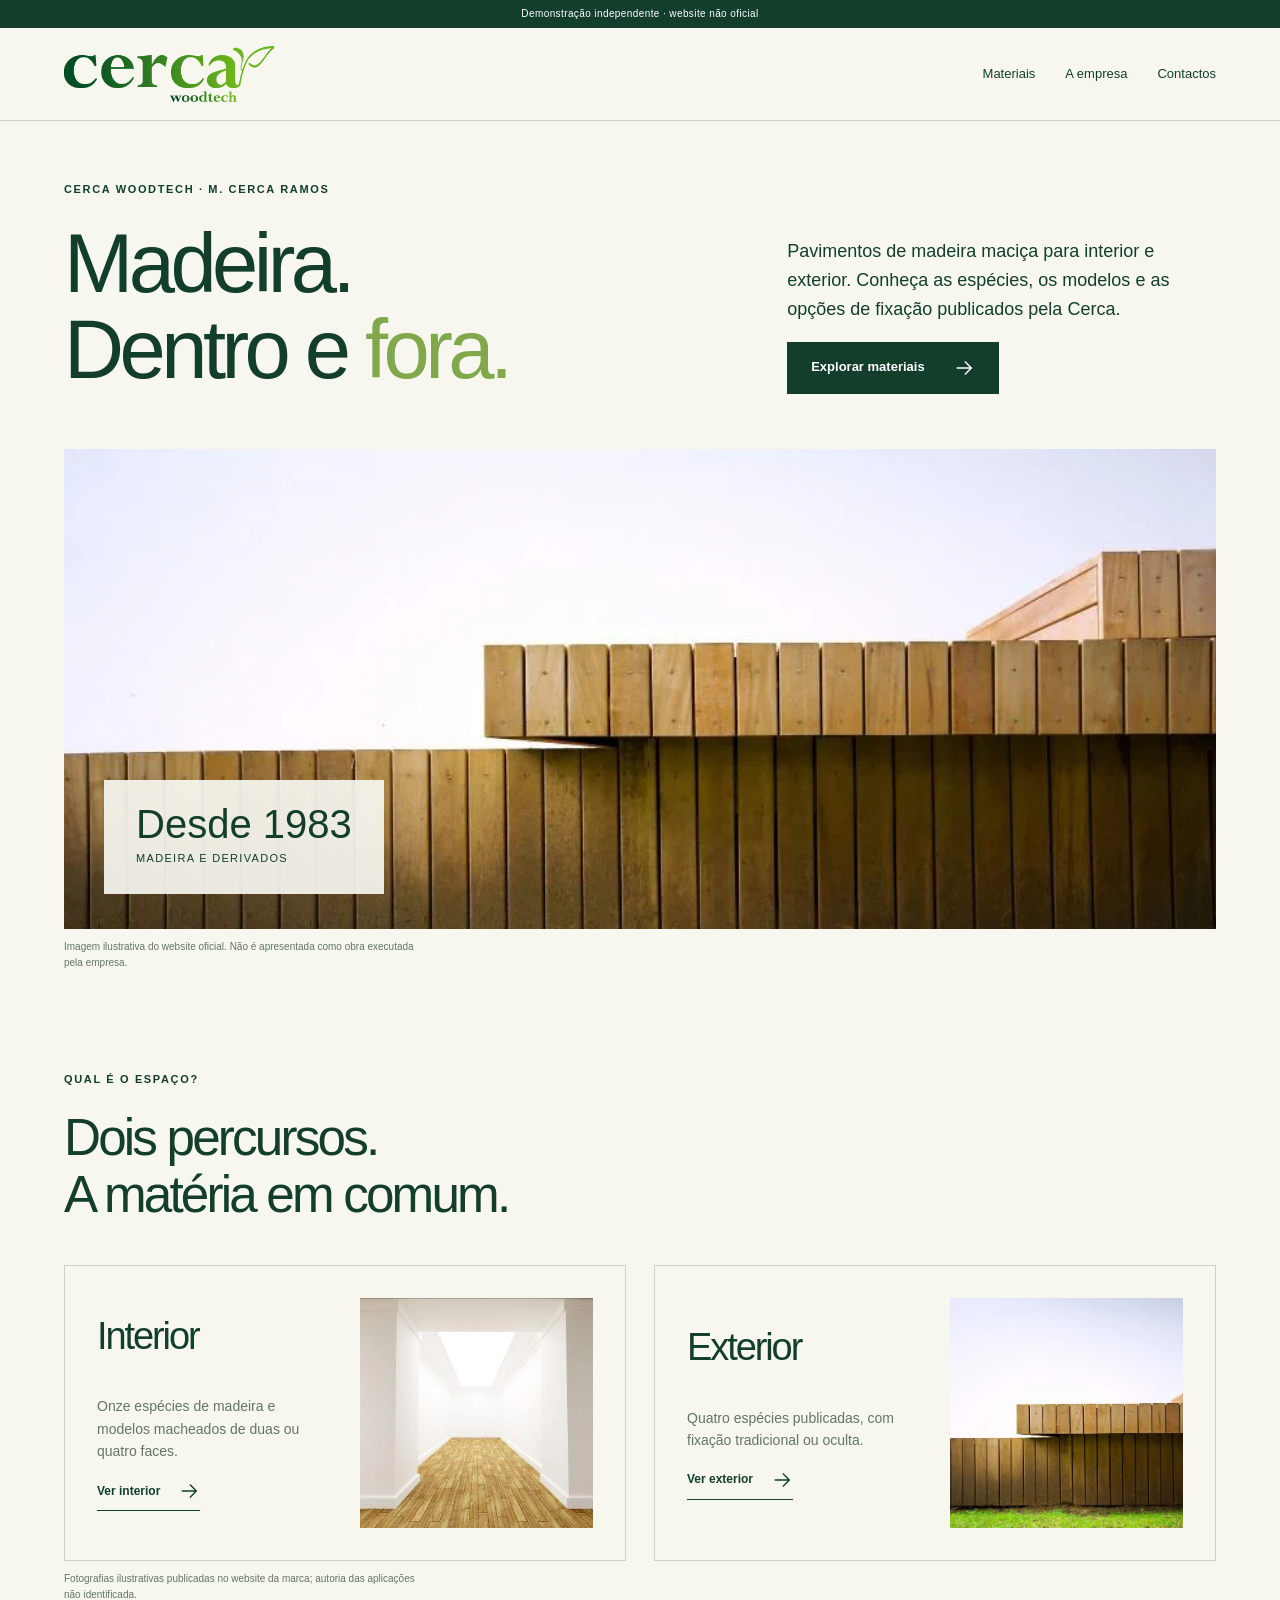
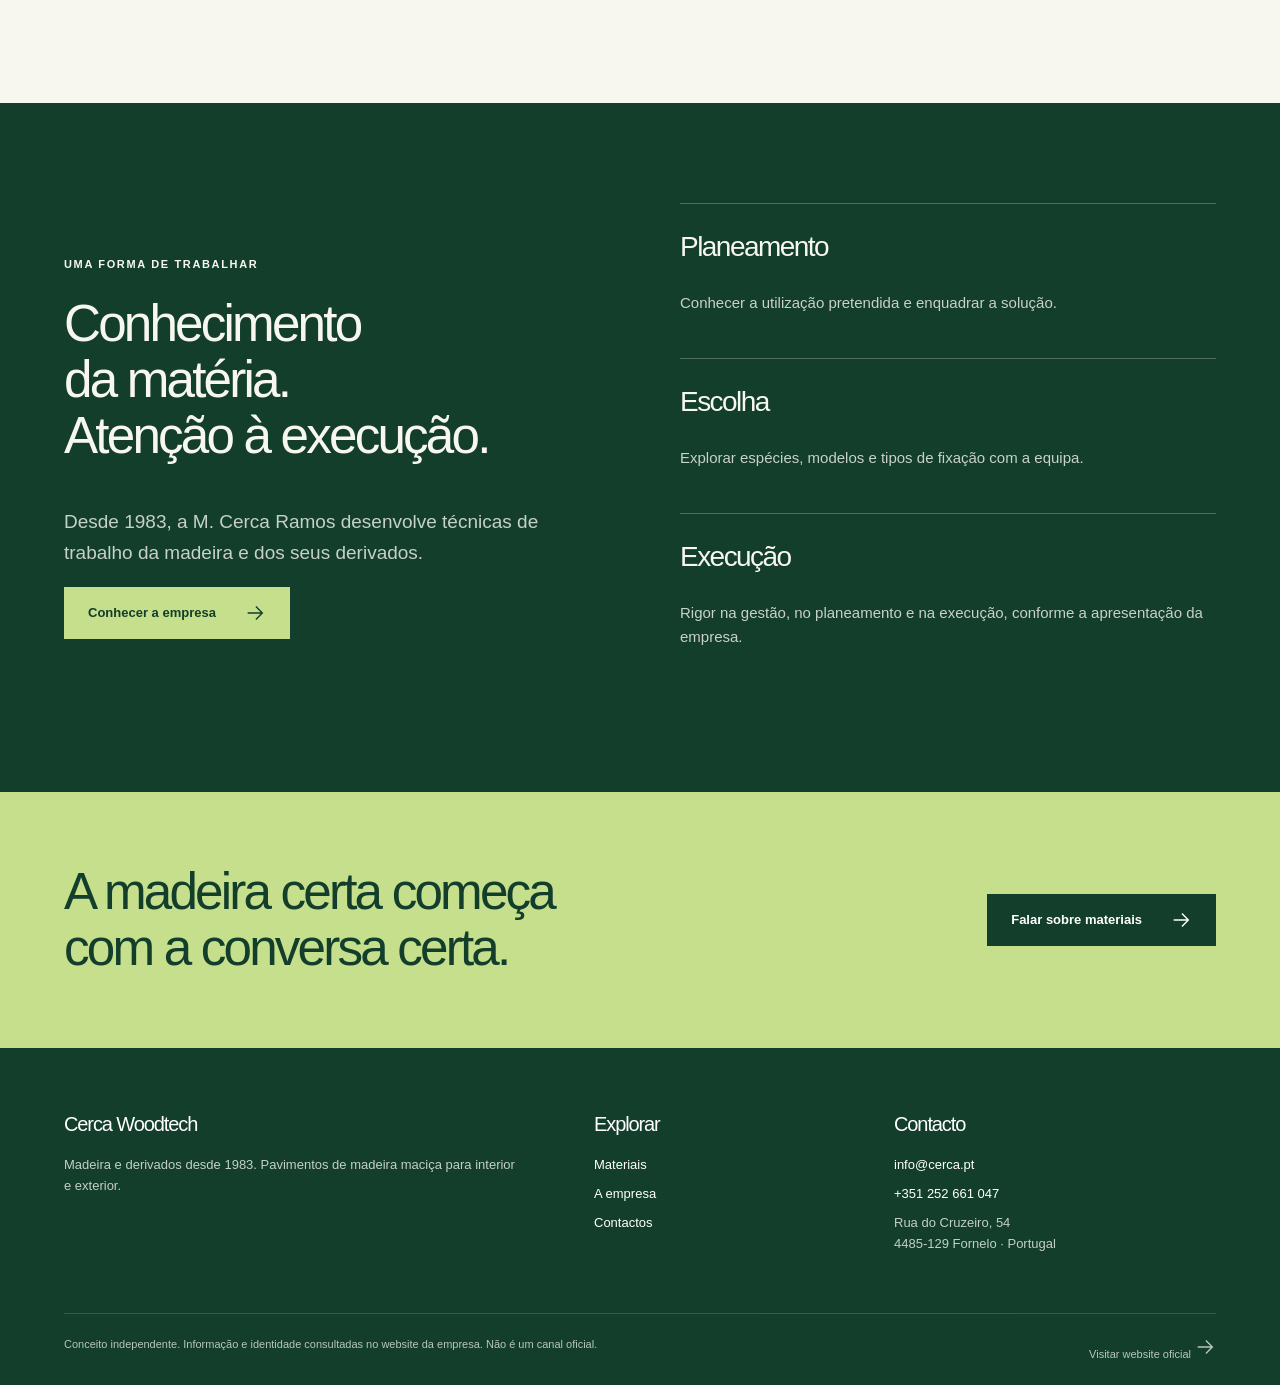
<file: index.html>
<!doctype html><html lang="pt-PT"><head><meta charset="utf-8"><meta name="viewport" content="width=device-width,initial-scale=1"><meta name="robots" content="noindex,nofollow,noarchive"><title>Madeira para interior e exterior | Cerca Woodtech</title><meta name="description" content="Madeira e derivados desde 1983. Pavimentos de madeira maciça para interior e exterior."><link rel="stylesheet" href="style.css"><script src="app.js" defer></script></head><body class="cerca-woodtech"><a class="skip" href="#conteudo">Saltar para o conteúdo</a><div class="demo">Demonstração independente · website não oficial</div><header class="header"><div class="wrap header-inner"><a class="brand" href="index.html" aria-label="Cerca Woodtech — início"><img src="assets/logo.gif" alt="Cerca Woodtech" width="300" height="90"></a><button class="menu" type="button" aria-expanded="false" aria-controls="navegacao">Menu</button><nav id="navegacao" class="nav" aria-label="Navegação principal"><a href="materiais.html">Materiais</a><a href="empresa-contactos.html">A empresa</a><a href="empresa-contactos.html#contactos">Contactos</a></nav></div></header><main id="conteudo"><section class="w-hero"><div class="wrap"><div class="w-hero-top"><div><p class="eyebrow">Cerca Woodtech · M. Cerca Ramos</p><h1>Madeira.<br>Dentro e <span>fora.</span></h1></div><div><p class="lead">Pavimentos de madeira maciça para interior e exterior. Conheça as espécies, os modelos e as opções de fixação publicados pela Cerca.</p><a class="button" href="materiais.html">Explorar materiais <svg viewBox="0 0 24 24" aria-hidden="true"><path d="M4 12h15M13 5l7 7-7 7"/></svg></a></div></div><div class="w-hero-image"><img src="assets/madeira-exterior.webp" alt="Imagem ilustrativa publicada pela Cerca: revestimento exterior de madeira junto a relvado" width="886" height="551"><div class="w-counter"><strong>Desde 1983</strong><span>Madeira e derivados</span></div></div><p class="w-photo-note">Imagem ilustrativa do website oficial. Não é apresentada como obra executada pela empresa.</p></div></section><section class="section"><div class="wrap"><p class="eyebrow">Qual é o espaço?</p><h2>Dois percursos.<br>A matéria em comum.</h2><div class="w-split"><article class="w-space"><div><h3>Interior</h3><p>Onze espécies de madeira e modelos macheados de duas ou quatro faces.</p><a href="materiais.html#interior" class="text-link">Ver interior <svg viewBox="0 0 24 24" aria-hidden="true"><path d="M4 12h15M13 5l7 7-7 7"/></svg></a></div><img src="assets/madeira-interior.webp" alt="Imagem ilustrativa de um espaço interior com pavimento de madeira" width="456" height="335" loading="lazy"></article><article class="w-space"><div><h3>Exterior</h3><p>Quatro espécies publicadas, com fixação tradicional ou oculta.</p><a href="materiais.html#exterior" class="text-link">Ver exterior <svg viewBox="0 0 24 24" aria-hidden="true"><path d="M4 12h15M13 5l7 7-7 7"/></svg></a></div><img src="assets/madeira-exterior.webp" alt="Imagem ilustrativa de madeira aplicada no exterior" width="886" height="551" loading="lazy"></article></div><p class="w-photo-note">Fotografias ilustrativas publicadas no website da marca; autoria das aplicações não identificada.</p></div></section><section class="section w-dark"><div class="wrap split"><div><p class="eyebrow">Uma forma de trabalhar</p><h2>Conhecimento<br>da matéria.<br>Atenção à execução.</h2><p class="lead muted">Desde 1983, a M. Cerca Ramos desenvolve técnicas de trabalho da madeira e dos seus derivados.</p><a class="button" href="empresa-contactos.html">Conhecer a empresa <svg viewBox="0 0 24 24" aria-hidden="true"><path d="M4 12h15M13 5l7 7-7 7"/></svg></a></div><div><div class="w-value"><h3>Planeamento</h3><p>Conhecer a utilização pretendida e enquadrar a solução.</p></div><div class="w-value"><h3>Escolha</h3><p>Explorar espécies, modelos e tipos de fixação com a equipa.</p></div><div class="w-value"><h3>Execução</h3><p>Rigor na gestão, no planeamento e na execução, conforme a apresentação da empresa.</p></div></div></div></section><section class="contact-band"><div class="wrap"><h2>A madeira certa começa<br>com a conversa certa.</h2><a class="button" href="empresa-contactos.html#contactos">Falar sobre materiais <svg viewBox="0 0 24 24" aria-hidden="true"><path d="M4 12h15M13 5l7 7-7 7"/></svg></a></div></section></main><footer class="footer"><div class="wrap"><div class="footer-grid"><div><h3>Cerca Woodtech</h3><p>Madeira e derivados desde 1983. Pavimentos de madeira maciça para interior e exterior.</p></div><div><h3>Explorar</h3><a href="materiais.html">Materiais</a><a href="empresa-contactos.html">A empresa</a><a href="empresa-contactos.html#contactos">Contactos</a></div><div><h3>Contacto</h3><a href="mailto:info@cerca.pt">info@cerca.pt</a><a href="tel:+351252661047">+351 252 661 047</a><p>Rua do Cruzeiro, 54<br>4485-129 Fornelo · Portugal</p></div></div><div class="footer-note"><span>Conceito independente. Informação e identidade consultadas no website da empresa. Não é um canal oficial.</span><a href="https://www.cerca.pt/" target="_blank" rel="noopener">Visitar website oficial <svg viewBox="0 0 24 24" aria-hidden="true"><path d="M4 12h15M13 5l7 7-7 7"/></svg></a></div></div></footer></body></html>
</file>
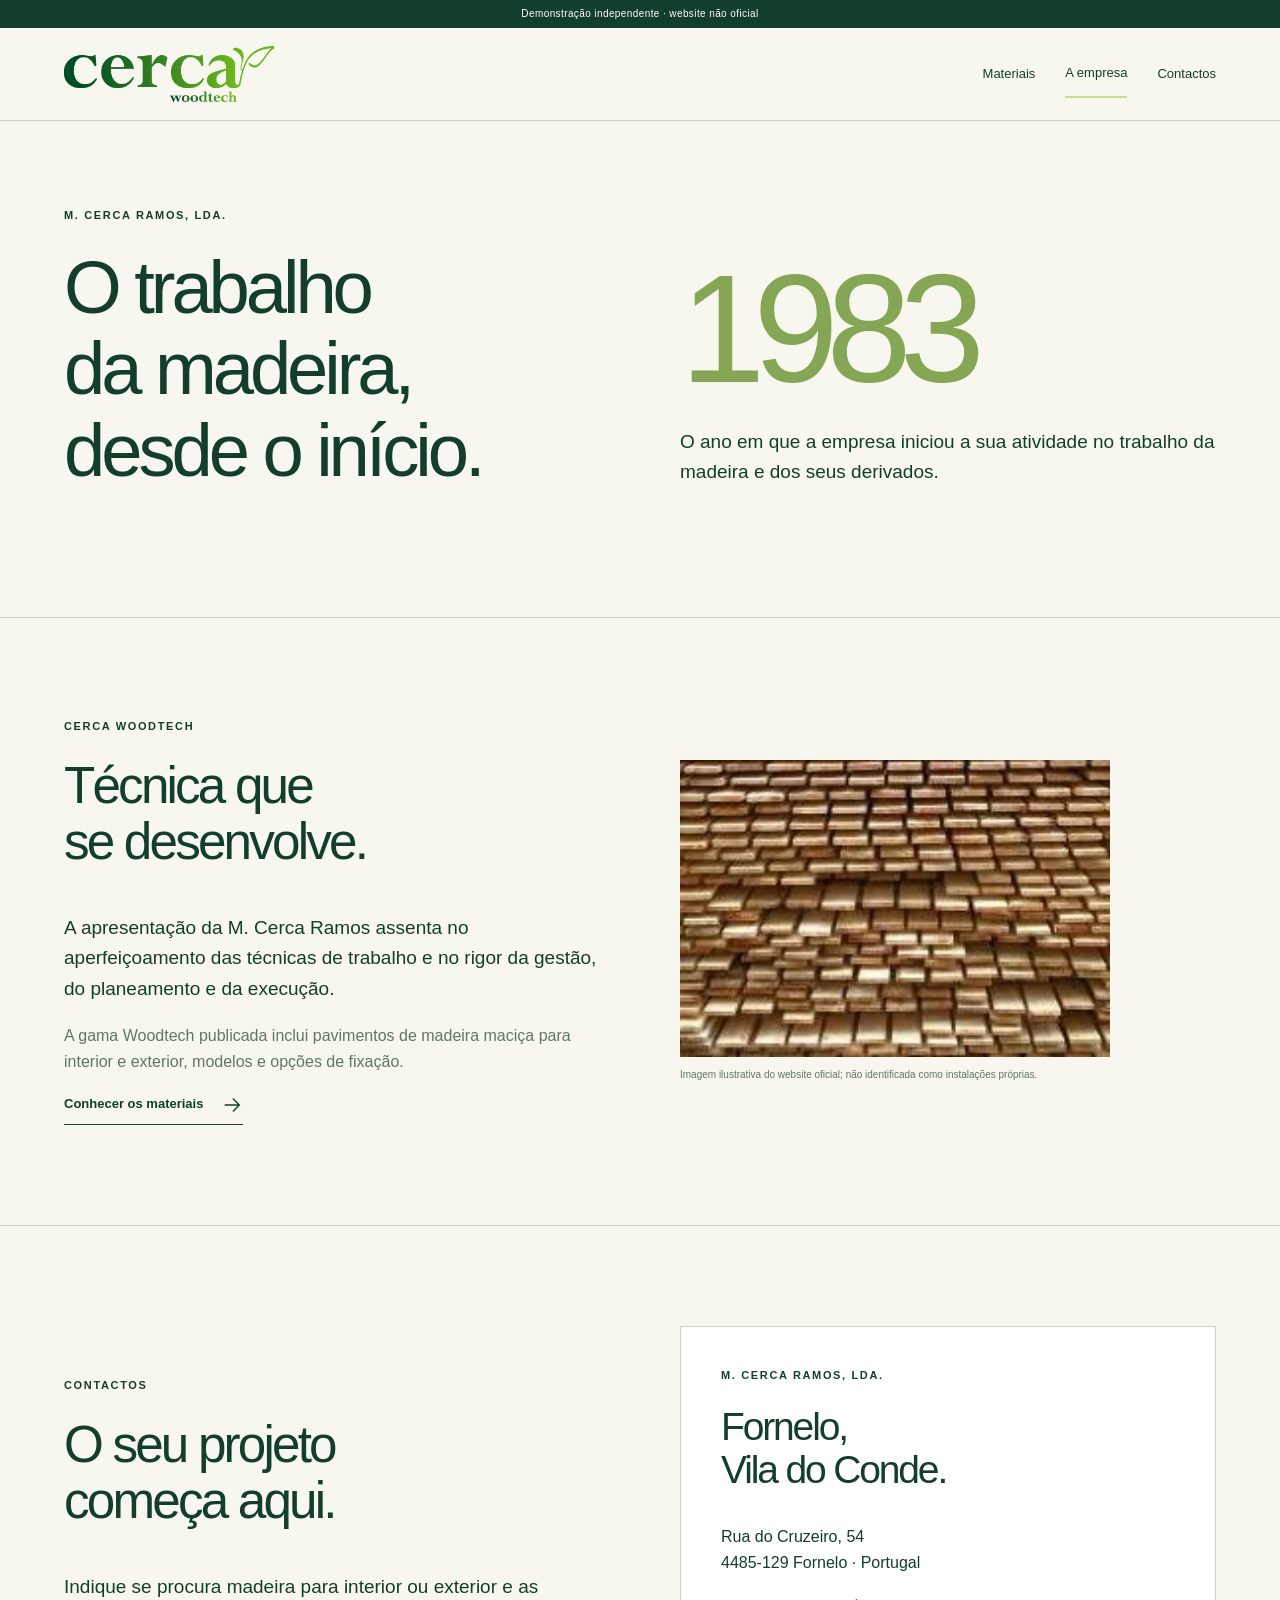
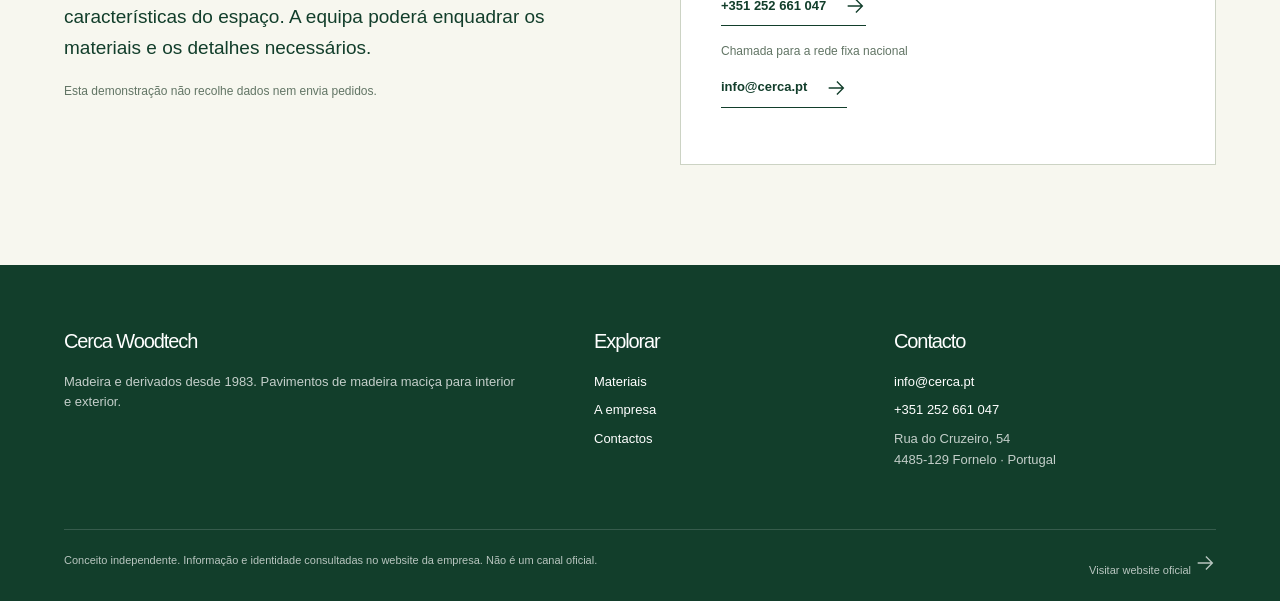
<file: empresa-contactos.html>
<!doctype html><html lang="pt-PT"><head><meta charset="utf-8"><meta name="viewport" content="width=device-width,initial-scale=1"><meta name="robots" content="noindex,nofollow,noarchive"><title>A empresa e contactos | Cerca Woodtech</title><meta name="description" content="Madeira e derivados desde 1983. Pavimentos de madeira maciça para interior e exterior."><link rel="stylesheet" href="style.css"><script src="app.js" defer></script></head><body class="cerca-woodtech"><a class="skip" href="#conteudo">Saltar para o conteúdo</a><div class="demo">Demonstração independente · website não oficial</div><header class="header"><div class="wrap header-inner"><a class="brand" href="index.html" aria-label="Cerca Woodtech — início"><img src="assets/logo.gif" alt="Cerca Woodtech" width="300" height="90"></a><button class="menu" type="button" aria-expanded="false" aria-controls="navegacao">Menu</button><nav id="navegacao" class="nav" aria-label="Navegação principal"><a href="materiais.html">Materiais</a><a href="empresa-contactos.html" aria-current="page">A empresa</a><a href="empresa-contactos.html#contactos">Contactos</a></nav></div></header><main id="conteudo"><section class="page-head"><div class="wrap split"><div><p class="eyebrow">M. Cerca Ramos, Lda.</p><h1>O trabalho<br>da madeira,<br>desde o início.</h1></div><div><div class="w-history">1983</div><p class="lead" style="margin-top:20px">O ano em que a empresa iniciou a sua atividade no trabalho da madeira e dos seus derivados.</p></div></div></section><section class="section rule"><div class="wrap split"><div><p class="eyebrow">Cerca Woodtech</p><h2>Técnica que<br>se desenvolve.</h2><p class="lead">A apresentação da M. Cerca Ramos assenta no aperfeiçoamento das técnicas de trabalho e no rigor da gestão, do planeamento e da execução.</p><p class="muted">A gama Woodtech publicada inclui pavimentos de madeira maciça para interior e exterior, modelos e opções de fixação.</p><a class="text-link" href="materiais.html">Conhecer os materiais <svg viewBox="0 0 24 24" aria-hidden="true"><path d="M4 12h15M13 5l7 7-7 7"/></svg></a></div><div><figure class="w-figure"><img class="w-mini-photo" src="assets/madeira.webp" alt="Imagem ilustrativa de madeira publicada na apresentação da empresa" width="217" height="150" loading="lazy"><figcaption class="w-photo-note">Imagem ilustrativa do website oficial; não identificada como instalações próprias.</figcaption></figure></div></div></section><section class="section rule" id="contactos"><div class="wrap split"><div><p class="eyebrow">Contactos</p><h2>O seu projeto<br>começa aqui.</h2><p class="lead">Indique se procura madeira para interior ou exterior e as características do espaço. A equipa poderá enquadrar os materiais e os detalhes necessários.</p><p class="small muted">Esta demonstração não recolhe dados nem envia pedidos.</p></div><div class="w-contact"><p class="eyebrow">M. Cerca Ramos, Lda.</p><h2>Fornelo,<br>Vila do Conde.</h2><p>Rua do Cruzeiro, 54<br>4485-129 Fornelo · Portugal</p><p><a class="text-link" href="tel:+351252661047">+351 252 661 047 <svg viewBox="0 0 24 24" aria-hidden="true"><path d="M4 12h15M13 5l7 7-7 7"/></svg></a></p><p class="small muted">Chamada para a rede fixa nacional</p><p><a class="text-link" href="mailto:info@cerca.pt">info@cerca.pt <svg viewBox="0 0 24 24" aria-hidden="true"><path d="M4 12h15M13 5l7 7-7 7"/></svg></a></p></div></div></section></main><footer class="footer"><div class="wrap"><div class="footer-grid"><div><h3>Cerca Woodtech</h3><p>Madeira e derivados desde 1983. Pavimentos de madeira maciça para interior e exterior.</p></div><div><h3>Explorar</h3><a href="materiais.html">Materiais</a><a href="empresa-contactos.html">A empresa</a><a href="empresa-contactos.html#contactos">Contactos</a></div><div><h3>Contacto</h3><a href="mailto:info@cerca.pt">info@cerca.pt</a><a href="tel:+351252661047">+351 252 661 047</a><p>Rua do Cruzeiro, 54<br>4485-129 Fornelo · Portugal</p></div></div><div class="footer-note"><span>Conceito independente. Informação e identidade consultadas no website da empresa. Não é um canal oficial.</span><a href="https://www.cerca.pt/" target="_blank" rel="noopener">Visitar website oficial <svg viewBox="0 0 24 24" aria-hidden="true"><path d="M4 12h15M13 5l7 7-7 7"/></svg></a></div></div></footer></body></html>
</file>
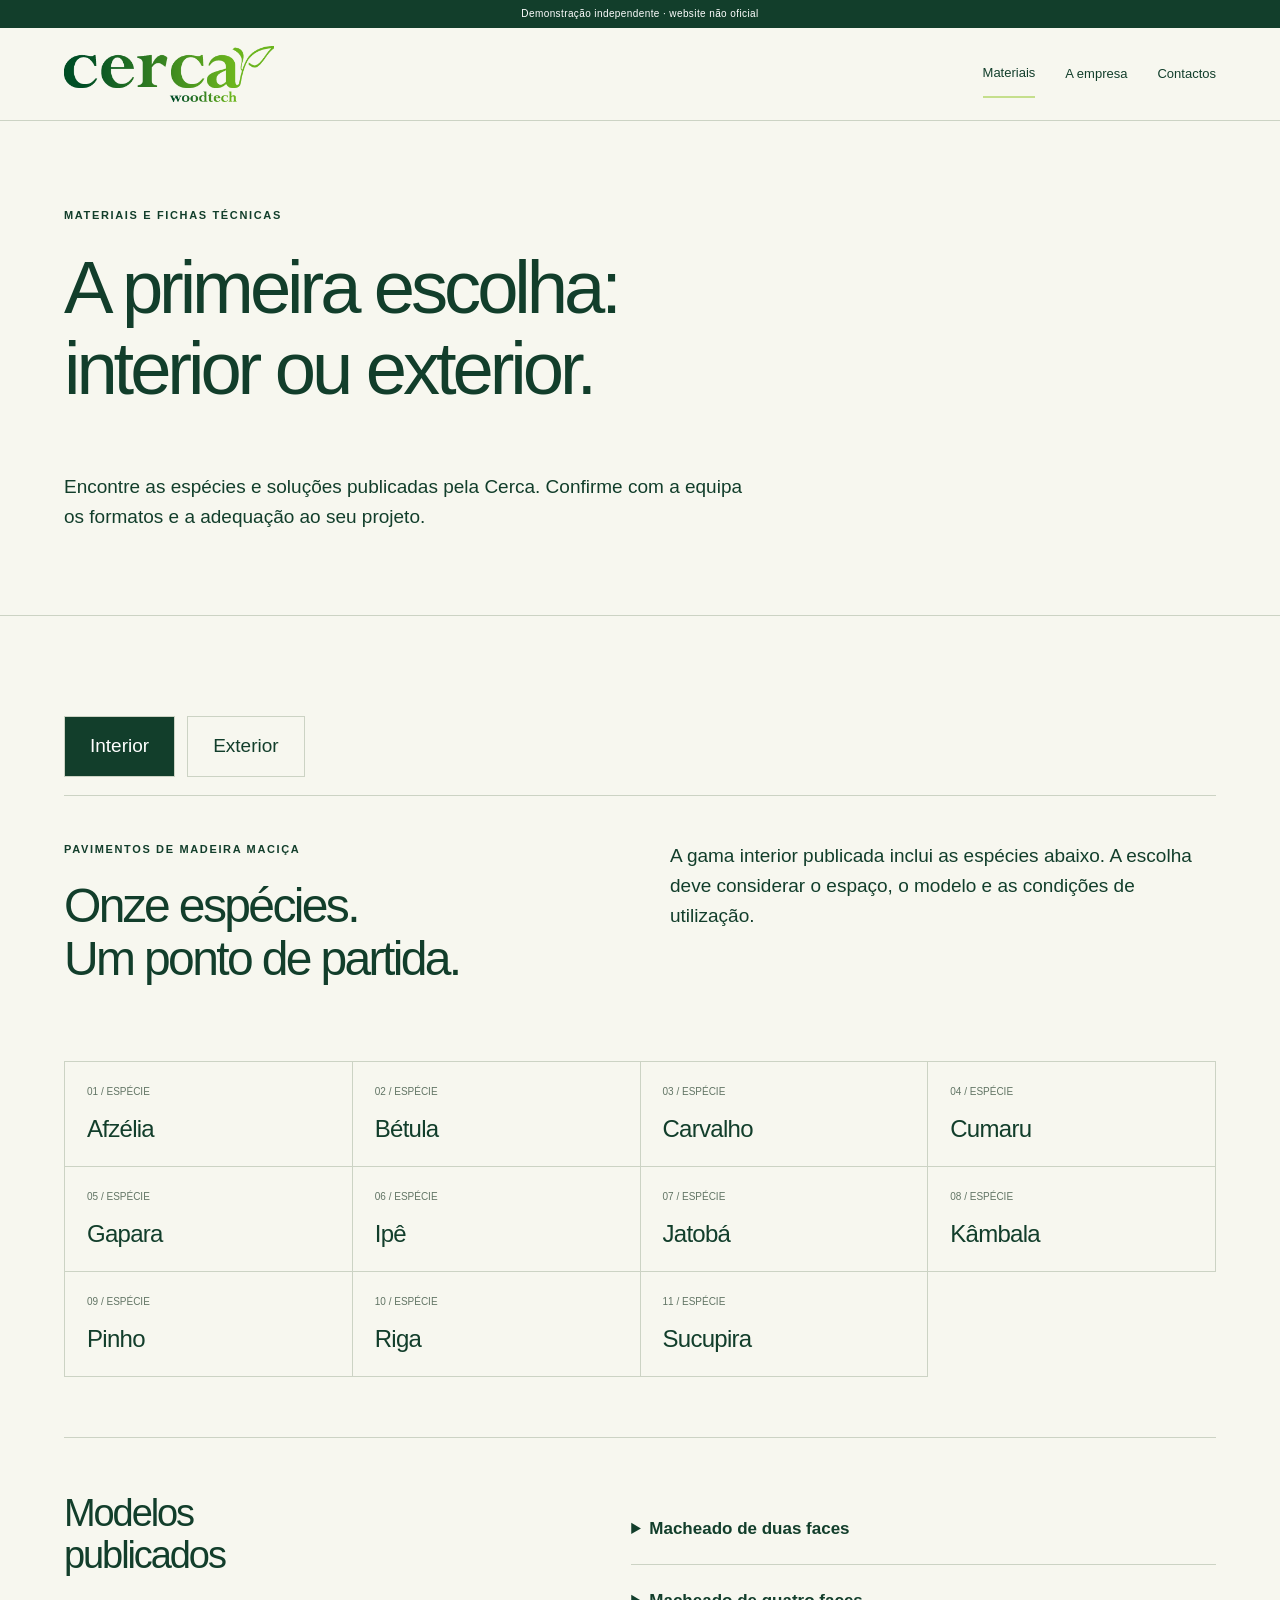
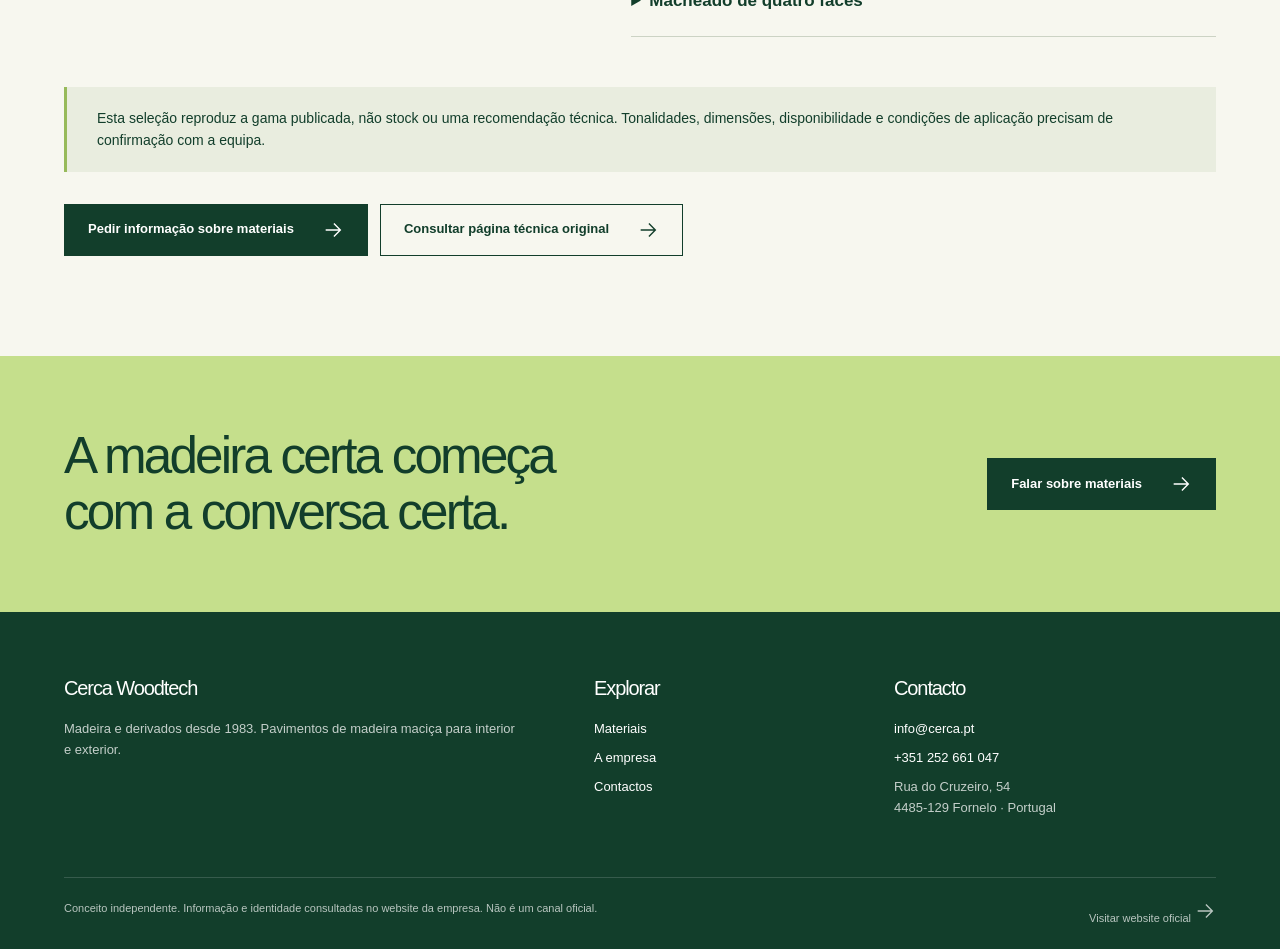
<file: materiais.html>
<!doctype html><html lang="pt-PT"><head><meta charset="utf-8"><meta name="viewport" content="width=device-width,initial-scale=1"><meta name="robots" content="noindex,nofollow,noarchive"><title>Materiais e fichas técnicas | Cerca Woodtech</title><meta name="description" content="Madeira e derivados desde 1983. Pavimentos de madeira maciça para interior e exterior."><link rel="stylesheet" href="style.css"><script src="app.js" defer></script></head><body class="cerca-woodtech"><a class="skip" href="#conteudo">Saltar para o conteúdo</a><div class="demo">Demonstração independente · website não oficial</div><header class="header"><div class="wrap header-inner"><a class="brand" href="index.html" aria-label="Cerca Woodtech — início"><img src="assets/logo.gif" alt="Cerca Woodtech" width="300" height="90"></a><button class="menu" type="button" aria-expanded="false" aria-controls="navegacao">Menu</button><nav id="navegacao" class="nav" aria-label="Navegação principal"><a href="materiais.html" aria-current="page">Materiais</a><a href="empresa-contactos.html">A empresa</a><a href="empresa-contactos.html#contactos">Contactos</a></nav></div></header><main id="conteudo"><section class="page-head"><div class="wrap"><p class="eyebrow">Materiais e fichas técnicas</p><h1>A primeira escolha:<br>interior ou exterior.</h1><p class="lead">Encontre as espécies e soluções publicadas pela Cerca. Confirme com a equipa os formatos e a adequação ao seu projeto.</p></div></section><section class="section rule"><div class="wrap"><div class="w-tabs" aria-label="Tipo de pavimento"><button type="button" id="interior" data-choice="interior" aria-pressed="true" aria-controls="painel-interior">Interior</button><button type="button" id="exterior" data-choice="exterior" aria-pressed="false" aria-controls="painel-exterior">Exterior</button></div><div id="painel-interior" data-result="interior" aria-live="polite"><div class="w-material-intro"><div><p class="eyebrow">Pavimentos de madeira maciça</p><h2>Onze espécies.<br>Um ponto de partida.</h2></div><p class="lead">A gama interior publicada inclui as espécies abaixo. A escolha deve considerar o espaço, o modelo e as condições de utilização.</p></div><div class="species"><article><span>01 / ESPÉCIE</span><h3>Afzélia</h3></article><article><span>02 / ESPÉCIE</span><h3>Bétula</h3></article><article><span>03 / ESPÉCIE</span><h3>Carvalho</h3></article><article><span>04 / ESPÉCIE</span><h3>Cumaru</h3></article><article><span>05 / ESPÉCIE</span><h3>Gapara</h3></article><article><span>06 / ESPÉCIE</span><h3>Ipê</h3></article><article><span>07 / ESPÉCIE</span><h3>Jatobá</h3></article><article><span>08 / ESPÉCIE</span><h3>Kâmbala</h3></article><article><span>09 / ESPÉCIE</span><h3>Pinho</h3></article><article><span>10 / ESPÉCIE</span><h3>Riga</h3></article><article><span>11 / ESPÉCIE</span><h3>Sucupira</h3></article></div><div class="w-technical"><h2>Modelos<br>publicados</h2><div><details><summary>Macheado de duas faces</summary><p>Modelo indicado na ficha de pavimentos interiores. Peça à equipa os detalhes do perfil, as dimensões e as condições de aplicação.</p></details><details><summary>Macheado de quatro faces</summary><p>Outra opção publicada na ficha interior. A disponibilidade e a adequação devem ser confirmadas diretamente com a Cerca.</p></details></div></div></div><div id="painel-exterior" data-result="exterior" aria-live="polite" hidden><div class="w-material-intro"><div><p class="eyebrow">Pavimentos de madeira maciça para exterior</p><h2>Madeira para<br>o lado de fora.</h2></div><p class="lead">Quatro espécies e duas opções de fixação constam da página técnica da Cerca para pavimentos exteriores.</p></div><div class="species"><article><span>01 / ESPÉCIE</span><h3>Cumaru</h3></article><article><span>02 / ESPÉCIE</span><h3>Ipê</h3></article><article><span>03 / ESPÉCIE</span><h3>Itauba</h3></article><article><span>04 / ESPÉCIE</span><h3>Massaranduba</h3></article></div><div class="w-technical"><h2>Fixação<br>e acessórios</h2><div><details><summary>Fixação tradicional</summary><p>Opção identificada na página de pavimentos exteriores. Solicite à equipa as características aplicáveis ao projeto.</p></details><details><summary>Fixação oculta</summary><p>A página oficial apresenta fixação oculta e acessórios associados. Confirme o sistema, as dimensões e as condições de utilização com a empresa.</p></details></div></div></div><aside class="w-aside" style="margin-top:50px">Esta seleção reproduz a gama publicada, não stock ou uma recomendação técnica. Tonalidades, dimensões, disponibilidade e condições de aplicação precisam de confirmação com a equipa.</aside><div class="actions"><a class="button" href="empresa-contactos.html#contactos">Pedir informação sobre materiais <svg viewBox="0 0 24 24" aria-hidden="true"><path d="M4 12h15M13 5l7 7-7 7"/></svg></a><a class="button outline" href="https://www.cerca.pt/index_ficheiros/Page356.htm" target="_blank" rel="noopener">Consultar página técnica original <svg viewBox="0 0 24 24" aria-hidden="true"><path d="M4 12h15M13 5l7 7-7 7"/></svg></a></div></div></section><section class="contact-band"><div class="wrap"><h2>A madeira certa começa<br>com a conversa certa.</h2><a class="button" href="empresa-contactos.html#contactos">Falar sobre materiais <svg viewBox="0 0 24 24" aria-hidden="true"><path d="M4 12h15M13 5l7 7-7 7"/></svg></a></div></section></main><footer class="footer"><div class="wrap"><div class="footer-grid"><div><h3>Cerca Woodtech</h3><p>Madeira e derivados desde 1983. Pavimentos de madeira maciça para interior e exterior.</p></div><div><h3>Explorar</h3><a href="materiais.html">Materiais</a><a href="empresa-contactos.html">A empresa</a><a href="empresa-contactos.html#contactos">Contactos</a></div><div><h3>Contacto</h3><a href="mailto:info@cerca.pt">info@cerca.pt</a><a href="tel:+351252661047">+351 252 661 047</a><p>Rua do Cruzeiro, 54<br>4485-129 Fornelo · Portugal</p></div></div><div class="footer-note"><span>Conceito independente. Informação e identidade consultadas no website da empresa. Não é um canal oficial.</span><a href="https://www.cerca.pt/" target="_blank" rel="noopener">Visitar website oficial <svg viewBox="0 0 24 24" aria-hidden="true"><path d="M4 12h15M13 5l7 7-7 7"/></svg></a></div></div></footer></body></html>
</file>
<file: style.css>
*{box-sizing:border-box}html{scroll-behavior:smooth}body{margin:0;font-family:Arial,Helvetica,sans-serif;color:var(--ink);background:var(--paper);line-height:1.6}a{color:inherit}button,input{font:inherit}button,a{-webkit-tap-highlight-color:transparent}button{cursor:pointer}img{display:block;max-width:100%}svg{width:22px;height:22px;fill:none;stroke:currentColor;stroke-width:1.5}h1,h2,h3,p{margin-top:0}h1,h2,h3{line-height:1.1;letter-spacing:-.04em}h1{font-size:clamp(46px,5.8vw,86px);font-weight:400}h2{font-size:clamp(34px,4vw,58px);font-weight:400}h3{font-size:25px;font-weight:400}p{max-width:65ch}.wrap{width:min(1280px,90%);margin:auto}.section{padding:100px 0}.eyebrow{font-size:11px;letter-spacing:.15em;text-transform:uppercase;font-weight:700;margin-bottom:22px}.lead{font-size:19px;line-height:1.6}.muted{color:var(--muted)}.demo{font-size:10px;text-align:center;letter-spacing:.04em;padding:6px;background:var(--ink);color:white}.header{position:sticky;top:0;z-index:30;background:var(--paper);border-bottom:1px solid var(--line)}.header-inner{display:flex;align-items:center;justify-content:space-between;min-height:92px;gap:30px}.brand{display:block;text-decoration:none}.brand img{max-height:66px;width:auto}.nav{display:flex;align-items:center;gap:30px;font-size:13px}.nav a{text-decoration:none;padding:13px 0}.nav a[aria-current=page]{border-bottom:2px solid var(--accent)}.menu{display:none;background:transparent;border:1px solid var(--line);padding:10px 15px;color:inherit}.button{display:inline-flex;align-items:center;justify-content:space-between;gap:28px;min-height:52px;padding:14px 23px;border:1px solid var(--ink);text-decoration:none;background:var(--ink);color:white;font-size:13px;font-weight:700}.button.outline{background:transparent;color:var(--ink)}.text-link{display:inline-flex;align-items:center;gap:18px;text-decoration:none;border-bottom:1px solid currentColor;padding-bottom:8px;font-size:13px;font-weight:700}.actions{display:flex;gap:12px;flex-wrap:wrap;margin-top:32px}.split{display:grid;grid-template-columns:1fr 1fr;gap:80px;align-items:center}.three{display:grid;grid-template-columns:repeat(3,1fr);gap:28px}.four{display:grid;grid-template-columns:repeat(4,1fr);gap:25px}.rule{border-top:1px solid var(--line)}.page-head{padding:86px 0 64px}.page-head h1{max-width:1000px}.crumb{display:inline-block;font-size:12px;margin-bottom:28px;text-decoration:none}.small{font-size:12px}.contact-band{background:var(--accent);padding:72px 0}.contact-band .wrap{display:flex;align-items:center;justify-content:space-between;gap:50px}.contact-band h2{max-width:720px;margin:0}.footer{padding:65px 0 22px;background:var(--ink);color:white}.footer-grid{display:grid;grid-template-columns:2fr 1fr 1.4fr;gap:70px}.footer h3{font-size:20px;letter-spacing:0}.footer a{display:block;text-decoration:none;font-size:13px;margin:8px 0}.footer p{font-size:13px;opacity:.75}.footer-note{margin-top:45px;padding-top:22px;border-top:1px solid #ffffff38;display:flex;justify-content:space-between;gap:25px;font-size:11px;opacity:.7}.footer-note a{font-size:11px;margin:0}.skip{position:fixed;top:-70px;left:12px;background:white;padding:12px;z-index:100}.skip:focus{top:8px}:focus-visible{outline:3px solid #e7a641;outline-offset:5px}[hidden]{display:none!important}details{border-bottom:1px solid var(--line);padding:22px 0}summary{cursor:pointer;font-size:17px;font-weight:700}details p{margin:18px 0 0;color:var(--muted)}.details-list{list-style:none;padding:0;margin:30px 0}.details-list li{padding:15px 0;border-bottom:1px solid var(--line);display:flex;justify-content:space-between;gap:25px}.details-list span{font-size:12px;color:var(--muted)}.details-list strong{font-weight:400;text-align:right}.contact-card{padding:34px;border:1px solid var(--line);min-width:0}.contact-card a{overflow-wrap:anywhere}.contact-card h2{font-size:31px}.contact-card p{margin-bottom:0}.empty{padding:30px}.mobile-only{display:none}@media(max-width:850px){.section{padding:64px 0}.split{grid-template-columns:1fr;gap:34px}.three,.four{grid-template-columns:1fr 1fr}.header-inner{min-height:80px;gap:12px}.menu{display:block}.nav{display:none;position:absolute;left:0;right:0;top:100%;background:var(--paper);padding:22px 5%;border-bottom:1px solid var(--line);flex-direction:column;align-items:stretch;gap:4px}.nav.open{display:flex}.nav a{padding:12px}.contact-band .wrap{display:block}.contact-band .button{margin-top:28px}.footer-grid{grid-template-columns:1fr 1fr;gap:30px}.footer-grid>:first-child{grid-column:1/-1}.page-head{padding:55px 0 42px}.footer-note{display:block}.footer-note a{margin-top:12px}}@media(max-width:520px){.three,.four{grid-template-columns:1fr}.lead{font-size:17px}.button{padding:13px 18px}.footer-grid{grid-template-columns:1fr}.footer-grid>:first-child{grid-column:auto}.footer-note{font-size:10px}.page-head h1{font-size:46px}.contact-band{padding:50px 0}.brand img{max-width:210px}.contact-card{padding:24px}.details-list li{display:block}.details-list strong{display:block;text-align:left}.demo{font-size:9px}}@media(prefers-reduced-motion:reduce){html{scroll-behavior:auto}*,*:before,*:after{transition:none!important;animation:none!important}}body.cerca-woodtech{--ink:#123e2b;--paper:#f7f7ef;--accent:#c5df8c;--line:#ccd3c4;--muted:#627565}.cerca-woodtech h1,.cerca-woodtech h2,.cerca-woodtech h3{font-family:Arial,Helvetica,sans-serif;font-weight:500;letter-spacing:-.055em}.cerca-woodtech .brand img{width:210px;max-height:65px;height:auto;mix-blend-mode:multiply}.w-hero{padding:60px 0 0}.w-hero-top{display:grid;grid-template-columns:1.5fr 1fr;gap:80px;align-items:end;padding-bottom:55px}.w-hero h1{font-size:clamp(52px,6.5vw,94px);margin:0;line-height:1.04}.w-hero h1 span{color:#81a94c}.w-hero p.lead{font-size:18px}.w-hero-image{position:relative;background:var(--ink)}.w-hero-image img{width:100%;height:480px;object-fit:cover;object-position:center 57%}.w-photo-note{font-size:10px;color:var(--muted);padding:10px 0 0;margin:0}.w-counter{position:absolute;left:40px;bottom:35px;background:#f7f7efec;padding:24px 32px;color:var(--ink)}.w-counter strong{font-size:40px;font-weight:400;display:block;line-height:1}.w-counter span{font-size:11px;text-transform:uppercase;letter-spacing:.12em}.w-split{display:grid;grid-template-columns:1fr 1fr;gap:28px}.w-space{border:1px solid var(--line);padding:32px;display:grid;grid-template-columns:1fr 1fr;align-items:center;gap:30px}.w-space h3{font-size:38px}.w-space img{width:100%;height:230px;object-fit:cover}.w-space p{font-size:14px;color:var(--muted)}.w-space .text-link{font-size:12px}.w-dark{background:var(--ink);color:#f7f7ef}.w-dark .muted{color:#c6d1c7}.w-dark .button{background:var(--accent);color:var(--ink);border-color:var(--accent)}.w-tabs button{scroll-margin-top:130px}.w-tabs{display:flex;gap:12px;margin-bottom:45px;border-bottom:1px solid var(--line);padding-bottom:18px}.w-tabs button{font-size:19px;padding:14px 25px;background:transparent;border:1px solid var(--line);border-radius:0;color:var(--ink)}.w-tabs button[aria-pressed=true]{background:var(--ink);color:white}.w-material-intro{display:grid;grid-template-columns:1fr 1fr;gap:60px;align-items:start}.w-material-intro h2{font-size:48px}.species{display:grid;grid-template-columns:repeat(4,1fr);gap:0;border-top:1px solid var(--line);border-left:1px solid var(--line);margin:35px 0}.species article{padding:22px;border-right:1px solid var(--line);border-bottom:1px solid var(--line);min-height:105px}.species span{font-size:10px;color:var(--muted);display:block;margin-bottom:16px}.species h3{font-size:24px;margin:0;letter-spacing:-.03em}.w-technical{display:grid;grid-template-columns:1fr 1.2fr;gap:80px;margin-top:60px;border-top:1px solid var(--line);padding-top:55px}.w-technical h2{font-size:38px}.w-aside{border-left:3px solid #97ba5a;padding:20px 30px;background:#e9eddf;font-size:14px}.w-history{font-size:clamp(70px,12vw,170px);font-weight:400;line-height:1;color:#85a755;letter-spacing:-.08em}.w-contact{padding:40px;border:1px solid var(--line);background:white}.w-contact a{overflow-wrap:anywhere}.w-contact h2{font-size:39px}.w-mini-photo{width:100%;max-width:430px;height:auto;image-rendering:auto}.w-value{padding:28px 0;border-top:1px solid #ffffff40}.w-value h3{font-size:28px}.w-value p{font-size:15px;opacity:.8}.w-figure{margin:0}.w-figure img{width:100%}@media(max-width:1000px){.w-space{grid-template-columns:1fr}.w-space img{height:220px}.w-space h3{font-size:34px}.species{grid-template-columns:repeat(3,1fr)}}@media(max-width:850px){.w-hero-top{grid-template-columns:1fr;gap:30px}.w-hero h1{font-size:65px}.w-hero-image img{height:390px}.w-counter{left:20px;bottom:20px}.w-material-intro{grid-template-columns:1fr;gap:10px}.w-technical{grid-template-columns:1fr;gap:15px}.w-material-intro h2{font-size:42px}.w-split{gap:18px}.w-space{padding:22px}.w-hero{padding-top:45px}}@media(max-width:520px){.w-hero h1{font-size:53px}.w-hero-image img{height:310px}.w-hero-top{padding-bottom:35px}.w-split{grid-template-columns:1fr}.w-space{grid-template-columns:1fr 1fr;gap:20px}.w-space img{height:200px}.w-space h3{font-size:31px}.species{grid-template-columns:1fr 1fr}.species article{padding:18px;min-height:100px}.species h3{font-size:23px}.w-tabs button{font-size:17px;padding:12px 20px}.w-contact{padding:27px}.w-aside{padding:20px}.w-photo-note{font-size:9px}.w-counter{padding:19px 22px}.w-counter strong{font-size:30px}}
</file>
